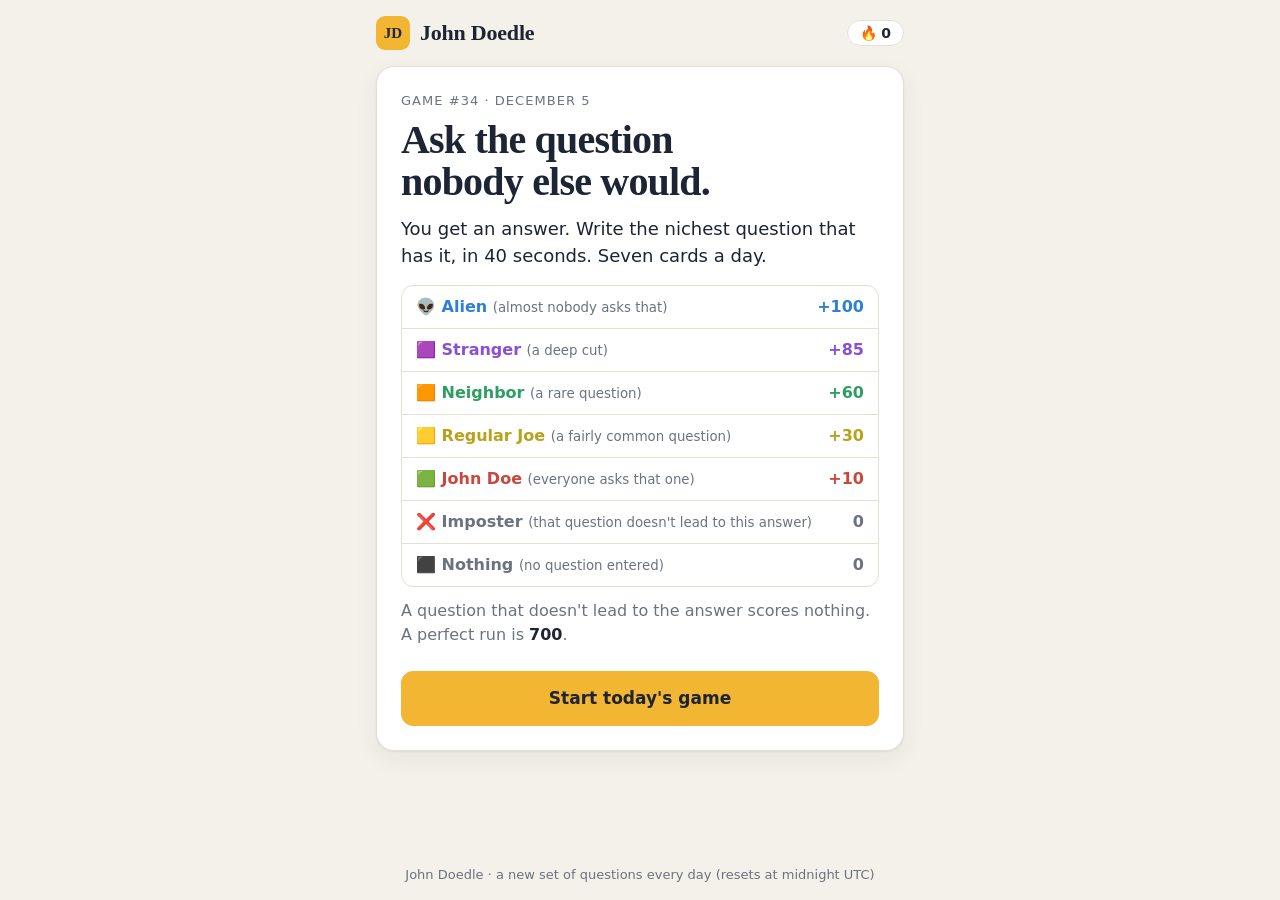
<file: index.html>
<!doctype html>
<html lang="en">
<head>
  <meta charset="utf-8">
  <meta name="viewport" content="width=device-width, initial-scale=1">
  <title>John Doedle</title>
  <meta name="description" content="A daily game of 7 questions. Give the most common answer to score the most.">
  <link rel="icon" href="favicon.svg" type="image/svg+xml">
  <link rel="stylesheet" href="styles.css">
</head>
<body>
  <header class="top">
    <a class="brand" href="./" aria-label="John Doedle home">
      <span class="brand-mark" aria-hidden="true">JD</span>
      <span class="brand-name">John Doedle</span>
    </a>
    <div class="chips">
      <span class="chip" id="streak-chip" title="Days in a row you've finished">🔥 <b id="streak">0</b></span>
    </div>
  </header>

  <main>
    <!-- INTRO -->
    <section id="intro" class="card" hidden>
      <p class="eyebrow" id="intro-day"></p>
      <h1>Ask the question<br>nobody else would.</h1>
      <p class="lead">You get an answer. Write the nichest question that has it, in 40 seconds. Seven cards a day.</p>
      <ul class="levels" id="levels" aria-label="Scoring levels"></ul>
      <p class="rules-note">A question that doesn't lead to the answer scores nothing. A perfect run is <b>700</b>.</p>
      <button class="btn primary" id="start">Start today's game</button>
    </section>

    <!-- PLAY -->
    <section id="play" class="card" hidden>
      <div class="meta">
        <span id="qnum">Card 1 of 7</span>
        <span id="running">0 pts</span>
      </div>
      <div class="timer" aria-hidden="true"><div class="timer-bar" id="timer-bar"></div></div>
      <div class="timer-text" id="timer-text" aria-live="off">25</div>
      <p class="eyebrow card-eyebrow">The answer is</p>
      <h2 id="prompt" class="answer-card"></h2>
      <p class="ask">Write the nichest question this is the answer to.</p>
      <form id="answer-form" autocomplete="off">
        <input id="answer" type="text" placeholder="Type your question..." maxlength="140" autocapitalize="sentences" autocorrect="on" spellcheck="true" aria-label="Your question">
        <button class="btn primary" type="submit" id="submit">Ask</button>
      </form>
      <p class="hint" id="answer-hint" role="alert" hidden>That's not a question. Try again before time runs out.</p>
      <p class="judging" id="judging" role="status" hidden>Judging your question...</p>
      <div id="feedback" class="feedback" hidden aria-live="polite">
        <div class="pts" id="fb-pts"></div>
        <div class="fb-level" id="fb-level"></div>
        <div class="fb-text" id="fb-text"></div>
        <button class="btn" id="next">Next</button>
      </div>
    </section>

    <!-- RESULTS -->
    <section id="results" class="card" hidden>
      <p class="eyebrow" id="res-day"></p>
      <div class="score"><span id="total">0</span><small>/ 700</small></div>
      <p class="verdict" id="verdict"></p>
      <ol class="breakdown" id="breakdown"></ol>
      <div class="actions">
        <button class="btn primary" id="share">Copy result</button>
        <span class="copied" id="copied" hidden>Copied!</span>
      </div>
      <p class="next-up">Next game in <b id="countdown">--:--:--</b></p>
    </section>

    <noscript><p class="card">John Doedle needs JavaScript to run.</p></noscript>
  </main>

  <footer>John Doedle · a new set of questions every day (resets at midnight UTC)</footer>
  <script type="module" src="game.js"></script>
</body>
</html>
</file>
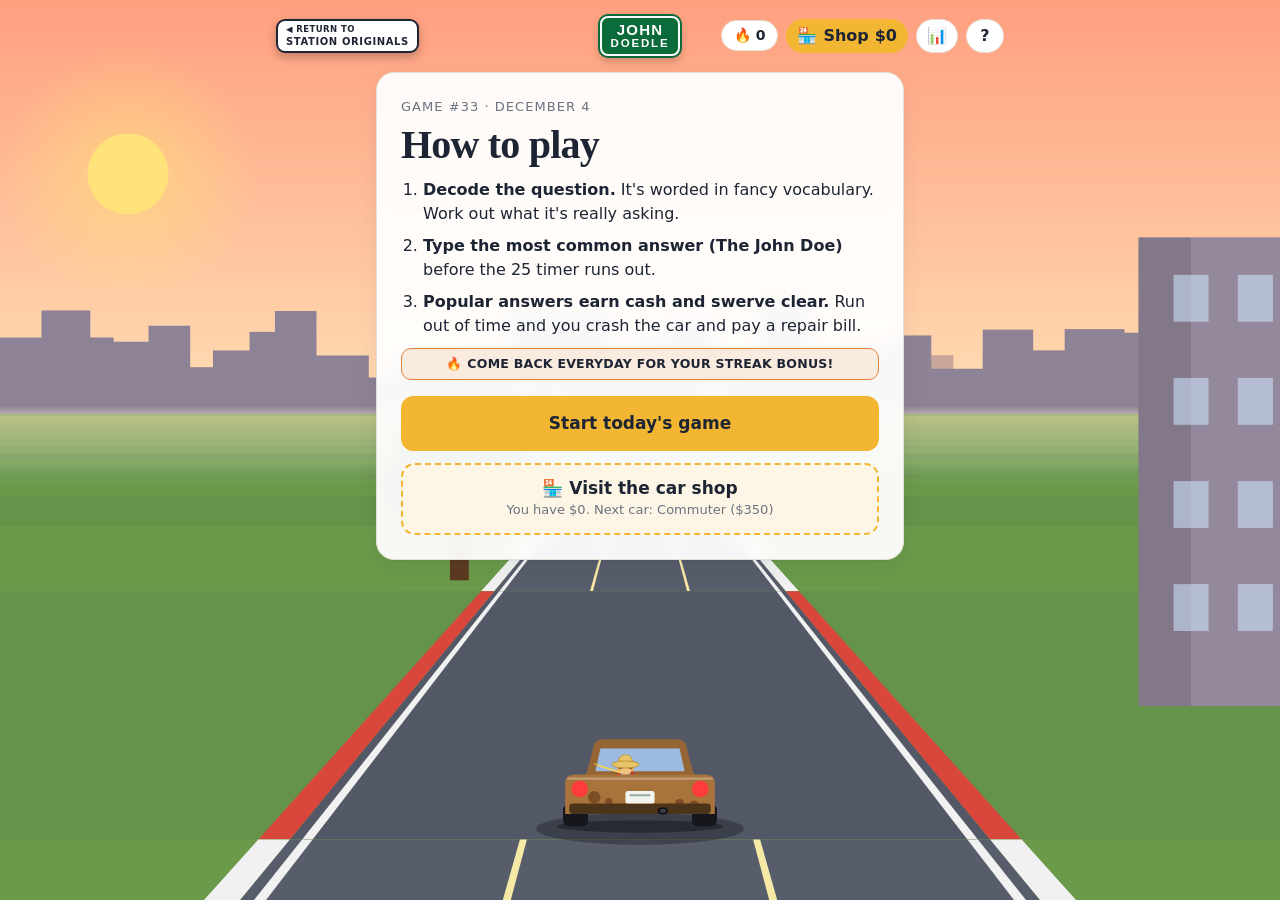
<file: public/index.html>
<!doctype html>
<html lang="en">
<head>
  <meta charset="utf-8">
  <meta name="viewport" content="width=device-width, initial-scale=1">
  <title>John Doedle</title>
  <meta name="description" content="A daily game of 7 questions. Decode a fancy-worded question and type the answer most people would give before the obstacle hits you. Earn cash and buy better cars.">
  <link rel="icon" href="favicon.svg" type="image/svg+xml">
  <link rel="apple-touch-icon" href="apple-touch-icon.png">
  <meta name="theme-color" content="#f2b632">
  <!-- Link previews (Open Graph / Twitter). Update the URLs below if you add a custom domain. -->
  <link rel="canonical" href="https://thedailystation.com/johndoedle/">
  <meta property="og:type" content="website">
  <meta property="og:site_name" content="John Doedle">
  <meta property="og:title" content="John Doedle: think like everyone else">
  <meta property="og:description" content="A daily game. You get a question, you type the answer most people would give. Answer before the obstacle hits you, earn cash, and buy better cars.">
  <meta property="og:url" content="https://thedailystation.com/johndoedle/">
  <meta property="og:image" content="https://thedailystation.com/johndoedle/og-image-v4.png">
  <meta property="og:image:width" content="1200">
  <meta property="og:image:height" content="630">
  <meta property="og:image:alt" content="A car driving down a road toward an obstacle, with an exit sign asking, in fancy vocabulary, for a fragrant bloom given as a gift">
  <meta name="twitter:card" content="summary_large_image">
  <meta name="twitter:title" content="John Doedle: think like everyone else">
  <meta name="twitter:description" content="A daily game. You get a question, you type the answer most people would give. Answer before the obstacle hits you, earn cash, and buy better cars.">
  <meta name="twitter:image" content="https://thedailystation.com/johndoedle/og-image-v4.png">
  <link rel="stylesheet" href="styles.css?v=__V__">
</head>
<body>
  <!-- Full-screen driving scene (drawn by scene.js). Decorative, so hidden from screen readers. -->
  <div class="scene" id="scene" aria-hidden="true"></div>

  <header class="top">
    <a class="ds-back" href="https://thedailystation.com/originals" aria-label="Back to Station Originals"><span aria-hidden="true">&#9664; RETURN TO</span><span aria-hidden="true">STATION ORIGINALS</span></a>
    <a class="brand" href="./" aria-label="John Doedle home">
      <span class="brand-sign" aria-hidden="true"><b>JOHN</b><b>DOEDLE</b></span>
    </a>
    <div class="chips">
      <span class="chip" id="streak-chip" title="Days in a row you've finished">🔥 <b id="streak">0</b></span>
      <button class="chip chip-btn wallet" id="wallet-btn" type="button" aria-label="Car shop. Your cash is shown on the button." title="Car shop: spend your cash"><span aria-hidden="true">&#127978;</span><span class="shop-word">Shop</span><b id="wallet">$0</b><i class="dot" id="shop-dot" hidden aria-hidden="true"></i></button>
      <button class="chip chip-btn" id="stats-btn" type="button" aria-label="Your stats" title="Your stats">&#128202;</button>
      <button class="chip chip-btn" id="help-btn" type="button" aria-label="How to play" title="How to play">?</button>
    </div>
  </header>

  <main>
    <p class="repair-tag" id="repair-tag" hidden>&#128295; Your car needs repairs</p>

    <!-- INTRO -->
    <section id="intro" class="card" hidden>
      <p class="eyebrow" id="intro-day"></p>
      <p class="reset-notice" id="reset-notice" hidden role="status"></p>
      <h1>How to play</h1>
      <ol class="steps htp">
        <li><b>Decode the question.</b> It's worded in fancy vocabulary. Work out what it's really asking.</li>
        <li><b>Type the most common answer (The John Doe)</b> before the <span id="htp-secs">25</span> timer runs out.</li>
        <li><b>Popular answers earn cash and swerve clear.</b> Run out of time and you crash the car and pay a repair bill.</li>
      </ol>
      <p class="streak-line">&#128293; COME BACK EVERYDAY FOR YOUR STREAK BONUS!</p>
      <section class="reward" id="reward" hidden aria-live="polite">
        <h2 id="reward-title">&#128293; Streak reward</h2>
        <div class="reward-items">
          <div class="reward-item"><span class="reward-ico" aria-hidden="true">&#128176;</span><b id="reward-pct">+10%</b><small>cash bonus on today's earnings</small></div>
          <div class="reward-item"><span class="reward-ico" aria-hidden="true">&#127873;</span><b>Mystery box</b><small id="reward-box-note">a random puzzle piece</small><button class="btn primary" type="button" id="reward-open">Open it</button></div>
        </div>
        <p class="reward-result" id="reward-result" role="status"></p>
      </section>
      <button class="btn primary" id="start">Start today's game</button>
      <button class="shop-cta" type="button" data-shop-cta><span class="shop-cta-t">&#127978; Visit the car shop</span><small class="shop-cta-s"></small></button>
    </section>

    <!-- PLAY -->
    <section id="play" class="card" hidden>
      <div class="meta">
        <span id="qnum">Question 1 of 7</span>
        <span id="running">$0 today</span>
      </div>
      <div class="timer" aria-hidden="true"><div class="timer-bar" id="timer-bar"></div></div>
      <div class="timer-text" id="timer-text" aria-live="off">25</div>
      <p class="eyebrow card-eyebrow">Next exit: the question is</p>
      <h2 id="prompt" class="answer-card"></h2>
      <p class="ask">Type the answer most people would give.</p>
      <form id="answer-form" autocomplete="off">
        <input id="answer" type="text" placeholder="Type your answer..." maxlength="40" autocapitalize="none" autocorrect="off" spellcheck="false" aria-label="Your answer">
        <button class="btn primary" type="submit" id="submit">Answer</button>
      </form>
      <p class="hint" id="answer-hint" role="alert" hidden>That's not an answer. Try again before time runs out.</p>
      <p class="judging" id="judging" role="status" hidden>Checking your answer...</p>
      <div id="feedback" class="feedback" hidden aria-live="polite">
        <div class="pts" id="fb-pts"></div>
        <div class="fb-level" id="fb-level"></div>
        <div class="fb-text" id="fb-text"></div>
        <div class="fb-plain" id="fb-plain"></div>
        <button class="btn" id="next">Next</button>
      </div>
    </section>

    <!-- RESULTS: two columns on a laptop (score + round by round on the left, actions on the right), one column on a phone -->
    <section id="results" class="results" hidden>
      <div class="res-grid">
        <div class="card res-score">
          <p class="eyebrow" id="res-day"></p>
          <div class="finale" id="finale" aria-live="polite">
            <button class="mute-btn" id="mute-btn" type="button" aria-label="Sound on or off" title="Sound on or off">&#128266;</button>
            <div class="finale-won">
              <small id="finale-label">You won</small>
              <div class="finale-amt" id="finale-amt"><span id="total">$0</span></div>
              <div class="finale-sub" id="finale-sub">of $700 possible</div>
              <div class="finale-pills" id="finale-pills"></div>
            </div>
            <div class="finale-car" id="finale-car" hidden>
              <div class="finale-car-svg" id="finale-car-svg"></div>
              <div class="finale-chart" id="finale-chart" aria-hidden="true"></div>
              <div class="finale-fx" id="finale-fx" aria-hidden="true"></div>
              <div class="finale-status" id="finale-status"></div>
            </div>
            <div class="finale-line finale-cost" id="finale-cost" hidden></div>
            <div class="finale-line finale-cost" id="finale-debt" hidden></div>
          </div>
          <p class="verdict after-part" id="verdict"></p>
        </div>
        <aside class="res-side">
          <div class="card res-actions after-part">
            <button class="btn primary big" id="share">Copy result</button>
            <span class="copied" id="copied" hidden>Copied!</span>
            <p class="next-up">Next game in <b id="countdown">--:--:--</b></p>
          </div>
          <button class="shop-cta after-part" type="button" data-shop-cta><span class="shop-cta-t">&#127978; Visit the car shop</span><small class="shop-cta-s"></small></button>
          <a class="card next-original after-part" href="https://thedailystation.com/big4dle/">
            <span class="no-k">Next Original</span>
            <span class="no-n">Big4dle</span>
            <span class="no-d">Hear the song. Name the team.</span>
            <span class="no-go" aria-hidden="true">&#8594;</span>
          </a>
          <div class="card res-streak after-part" id="res-streak"></div>
          <div class="card res-stats after-part" id="res-stats"></div>
        </aside>
        <div class="card res-board after-part" id="res-board"></div>
        <div class="card res-rounds after-part">
          <div class="res-head"><h2>Round by round</h2><span class="res-head-note">7 questions</span></div>
          <ol class="breakdown" id="breakdown"></ol>
        </div>
      </div>
    </section>

    <noscript><p class="card">John Doedle needs JavaScript to run.</p></noscript>
  </main>

  <!-- How to play -->
  <dialog id="help-dialog" class="modal" aria-labelledby="help-title">
    <div class="modal-body">
      <h2 id="help-title">How to play</h2>
      <ol class="steps">
        <li><b>You get a question</b> on an exit sign, worded in fancy vocabulary (<em>Cite a savory garnish customarily strewn atop a baked, saucy disc of cheesy dough</em> means a pizza topping). Decode it first. The plain version is shown after you answer. A farm animal wanders onto the road far ahead, and it gets closer as the clock runs down. It gets bigger with every question.</li>
        <li><b>Type the answer most people would give</b> before it reaches you. Typos are forgiven.</li>
        <li><b>Score anything and you swerve clear.</b> Only running out of time makes you crash into it: an answer that isn't one of the options just shakes off and you can keep trying. Every crash costs a repair bill that depends on your car's tier: $25 for the starter tier, then $50, $100, $200 and $500 for the top tier. When your run ends you watch your winnings roll in, then your car is repaired automatically and the bill comes out of your cash. If the bill is bigger than your cash, your cash goes negative and you owe it: pay it off within a week or your most valuable car is taken as collateral (never the starter car, and it doesn't matter which car you are driving) and your balance goes back to $0.</li>
        <li><b>The more popular your answer, the more cash you earn.</b> Only the #1 answer (<em>pepperoni</em>) is a John Doe: $100. The next 3 are Average Joes ($85), the next 5 Neighbors ($60), the next 10 Strangers ($30). Every other answer on the list is an Alien: $10.</li>
        <li><b>Your cash adds up every day.</b> Spend it in the <b>Shop</b> (top right) on better cars. Cars are sorted by answer level: cheap starters are Aliens, and the absurd Midnight Monster Tractor is a John Doe.</li>
        <li><b>Every car boosts your winnings.</b> The car you have equipped adds a bonus to your total at the end of each round, from +1% for the first car up to +20,000% for the Big Green Tractor. The Midnight Monster Tractor gives no bonus: own it, finish 10 perfect games (7 out of 7 John Does) and you can reset to a new planet, keeping only the planet. Each planet adds +25% to all your winnings for good.</li>
        <li><b>Keep a streak.</b> Play two or more days in a row and each day starts with a cash bonus for that day's earnings (it grows every day, up to +50%) and a mystery box. A box holds a puzzle piece for one level of cars; collect enough pieces for a car and it's yours for free. Pricier levels have rarer pieces.</li>
      </ol>
      <p class="modal-note">Seven questions a day, with a new set at midnight Eastern time. A perfect day is $700.</p>
      <form method="dialog"><button class="btn primary" id="help-ok">Got it</button></form>
    </div>
  </dialog>

  <!-- Stats (built from this browser's saved games) -->
  <dialog id="stats-dialog" class="modal" aria-labelledby="stats-title">
    <div class="modal-body">
      <h2 id="stats-title">Your stats</h2>
      <div id="stats-content"></div>
      <p class="modal-note">Saved in this browser only.</p>
      <form method="dialog"><button class="btn">Close</button></form>
    </div>
  </dialog>

  <!-- Shop: spend your cash on cars -->
  <dialog id="shop-dialog" class="modal" aria-labelledby="shop-title">
    <div class="modal-body">
      <h2 id="shop-title">Car shop</h2>
      <p class="shop-wallet">Your cash: <b id="shop-balance">$0</b></p>
      <div class="shop-pieces" id="shop-pieces"></div>
      <p class="shop-msg" id="shop-msg" role="status" aria-live="polite"></p>
      <div id="shop-list"></div>
      <p class="modal-note">Buy a car with cash, or put puzzle pieces of its level toward it. Cash and pieces are saved in this browser.</p>
      <form method="dialog"><button class="btn">Close</button></form>
    </div>
  </dialog>

  <!-- Debt: the one-time warning, and the "thank you for your donation" notice when a car is taken -->
  <dialog id="debt-dialog" class="modal" aria-labelledby="debt-title">
    <div class="modal-body debt-body">
      <div class="debt-face" id="debt-face" aria-hidden="true">&#128512;</div>
      <h2 id="debt-title"></h2>
      <p id="debt-body"></p>
      <form method="dialog"><button class="btn primary">OK</button></form>
    </div>
  </dialog>

  <!-- Browsers keep script files for hours, which can mix an old game.js with new files and leave the page blank.
       The Worker replaces __V__ with the id of the current deployment, so every deploy makes every browser fetch fresh copies. -->
  <script type="importmap">
{
  "imports": {
    "./animals.js": "./animals.js?v=__V__",
    "./cars.js": "./cars.js?v=__V__",
    "./scene.js": "./scene.js?v=__V__",
    "./lib/bank.js": "./lib/bank.js?v=__V__",
    "./lib/daily-questions.js": "./lib/daily-questions.js?v=__V__",
    "./lib/fancy.js": "./lib/fancy.js?v=__V__",
    "./lib/planets.js": "./lib/planets.js?v=__V__",
    "./lib/questions.js": "./lib/questions.js?v=__V__",
    "./lib/questions2.js": "./lib/questions2.js?v=__V__",
    "./lib/rules.js": "./lib/rules.js?v=__V__",
    "./lib/schedule.js": "./lib/schedule.js?v=__V__",
    "./lib/scoring.js": "./lib/scoring.js?v=__V__",
    "./lib/standing.js": "./lib/standing.js?v=__V__",
    "./lib/text.js": "./lib/text.js?v=__V__"
  }
}
  </script>
  <script type="module" src="game.js?v=__V__"></script>
</body>
</html>
</file>
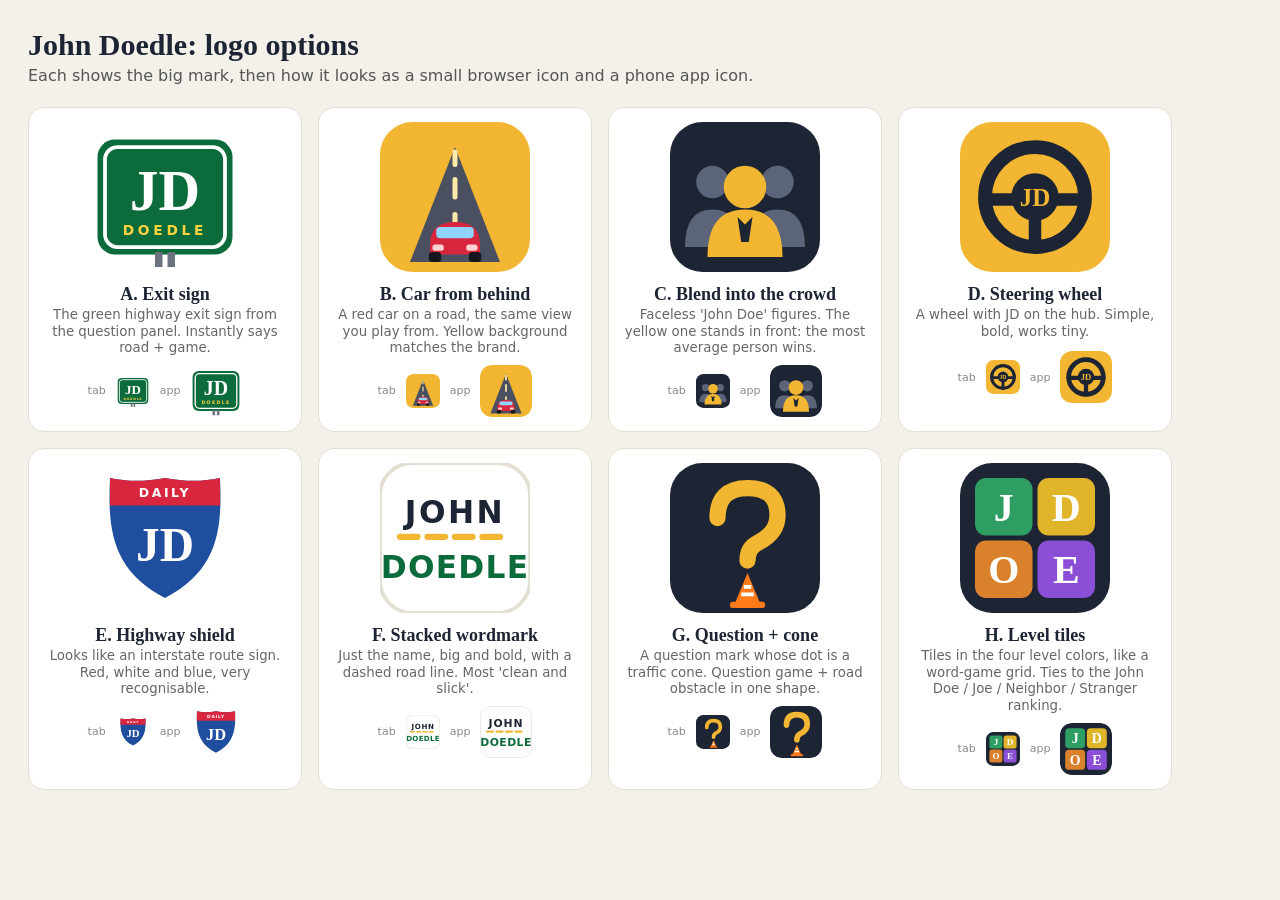
<file: logo-options/sheet.html>
<!doctype html><meta charset="utf-8"><title>Logo options</title>
<style>
body{margin:0;padding:28px;background:#f4f1ea;font:16px system-ui,sans-serif;color:#1d2433;width:1144px}
h1{margin:0 0 4px;font:800 30px Georgia,serif} p.sub{margin:0 0 22px;color:#555}
.grid{display:grid;grid-template-columns:repeat(4,1fr);gap:16px}
.card{background:#fff;border:1px solid #e4dfd3;border-radius:16px;padding:14px;text-align:center}
.card b{display:block;font:800 18px Georgia,serif;margin:8px 0 2px}.card small{color:#666;display:block;min-height:36px;line-height:1.25}
.big svg{width:150px;height:150px}.row{display:flex;gap:10px;align-items:center;justify-content:center;margin-top:8px}
.row svg{width:34px;height:34px}.ic{width:52px;height:52px;border-radius:12px;overflow:hidden}.ic svg{width:52px;height:52px}
.tag{font-size:11px;color:#888}
</style>
<h1>John Doedle: logo options</h1><p class="sub">Each shows the big mark, then how it looks as a small browser icon and a phone app icon.</p>
<div class="grid" id="g"></div>
<script>
const logos = {
A:{n:"Exit sign",d:"The green highway exit sign from the question panel. Instantly says road + game.",svg:`<rect x="6" y="14" width="108" height="92" rx="14" fill="#0b6b3a"/><rect x="12" y="20" width="96" height="80" rx="10" fill="none" stroke="#fff" stroke-width="3"/><text x="60" y="70" text-anchor="middle" font-family="Georgia,serif" font-weight="900" font-size="46" fill="#fff">JD</text><text x="60" y="90" text-anchor="middle" font-family="system-ui,sans-serif" font-weight="800" font-size="11" letter-spacing="3" fill="#ffd23f">DOEDLE</text><rect x="52" y="104" width="6" height="12" fill="#6b7280"/><rect x="62" y="104" width="6" height="12" fill="#6b7280"/>`},
B:{n:"Car from behind",d:"A red car on a road, the same view you play from. Yellow background matches the brand.",svg:`<rect width="120" height="120" rx="26" fill="#f2b632"/><path d="M60 20 L96 112 H24 Z" fill="#4a5060"/><path d="M60 24 V34 M60 46 V60 M60 74 V92" stroke="#fde9a8" stroke-width="4" stroke-linecap="round"/><path d="M40 98 q0-18 20-18 t20 18 v8 h-40z" fill="#d7263d"/><rect x="45" y="84" width="30" height="9" rx="3" fill="#8fd3ff"/><rect x="42" y="98" width="9" height="5" rx="2" fill="#ffd2d2"/><rect x="69" y="98" width="9" height="5" rx="2" fill="#ffd2d2"/><rect x="39" y="104" width="10" height="8" rx="3" fill="#14161c"/><rect x="71" y="104" width="10" height="8" rx="3" fill="#14161c"/>`},
C:{n:"Blend into the crowd",d:"Faceless 'John Doe' figures. The yellow one stands in front: the most average person wins.",svg:`<rect width="120" height="120" rx="26" fill="#1d2433"/><g fill="#5b6478"><circle cx="34" cy="48" r="13"/><path d="M12 100 q0-30 22-30 t22 30 z"/><circle cx="86" cy="48" r="13"/><path d="M64 100 q0-30 22-30 t22 30 z"/></g><circle cx="60" cy="52" r="17" fill="#f2b632"/><path d="M30 108 q0-38 30-38 t30 38 z" fill="#f2b632"/><path d="M54 76 l6 6 6-6 -3 20 h-6z" fill="#1d2433"/>`},
D:{n:"Steering wheel",d:"A wheel with JD on the hub. Simple, bold, works tiny.",svg:`<rect width="120" height="120" rx="26" fill="#f2b632"/><circle cx="60" cy="60" r="40" fill="none" stroke="#1d2433" stroke-width="11"/><path d="M20 62 H46 M74 62 H100 M60 74 V100" stroke="#1d2433" stroke-width="10" stroke-linecap="round"/><circle cx="60" cy="60" r="19" fill="#1d2433"/><text x="60" y="67" text-anchor="middle" font-family="Georgia,serif" font-weight="900" font-size="20" fill="#f2b632">JD</text>`},
E:{n:"Highway shield",d:"Looks like an interstate route sign. Red, white and blue, very recognisable.",svg:`<path d="M60 6 C78 10 92 10 110 6 C112 54 108 90 60 114 C12 90 8 54 10 6 C28 10 42 10 60 6Z" fill="#fff"/><path d="M60 12 C76 15 90 15 104 12 C106 54 102 86 60 108 C18 86 14 54 16 12 C30 15 44 15 60 12Z" fill="#1f4e9e"/><path d="M16 12 C30 15 44 15 60 12 C76 15 90 15 104 12 L104 34 L16 34Z" fill="#d7263d"/><text x="60" y="78" text-anchor="middle" font-family="Georgia,serif" font-weight="900" font-size="38" fill="#fff">JD</text><text x="60" y="27" text-anchor="middle" font-family="system-ui,sans-serif" font-weight="800" font-size="10" letter-spacing="2" fill="#fff">DAILY</text>`},
F:{n:"Stacked wordmark",d:"Just the name, big and bold, with a dashed road line. Most 'clean and slick'.",svg:`<rect width="120" height="120" rx="26" fill="#fff" stroke="#e4dfd3" stroke-width="3"/><text x="60" y="48" text-anchor="middle" font-family="system-ui,sans-serif" font-weight="900" font-size="25" letter-spacing="2" fill="#1d2433">JOHN</text><path d="M16 59 H104" stroke="#f2b632" stroke-width="5" stroke-dasharray="14 8" stroke-linecap="round"/><text x="60" y="92" text-anchor="middle" font-family="system-ui,sans-serif" font-weight="900" font-size="25" letter-spacing="1" fill="#0b6b3a">DOEDLE</text>`},
G:{n:"Question + cone",d:"A question mark whose dot is a traffic cone. Question game + road obstacle in one shape.",svg:`<rect width="120" height="120" rx="26" fill="#1d2433"/><path d="M38 44 Q38 20 62 20 Q86 20 86 42 Q86 56 70 64 Q62 68 62 78" fill="none" stroke="#f2b632" stroke-width="13" stroke-linecap="round"/><path d="M62 88 L72 112 H52 Z" fill="#ff7a1a"/><path d="M59 99 H65 M57 105 H67" stroke="#fff" stroke-width="3"/><rect x="48" y="111" width="28" height="5" rx="2" fill="#ff7a1a"/>`},
H:{n:"Level tiles",d:"Tiles in the four level colors, like a word-game grid. Ties to the John Doe / Joe / Neighbor / Stranger ranking.",svg:`<rect width="120" height="120" rx="26" fill="#1d2433"/><g font-family="Georgia,serif" font-weight="900" font-size="32" fill="#fff" text-anchor="middle"><rect x="12" y="12" width="46" height="46" rx="9" fill="#2f9e63"/><text x="35" y="46">J</text><rect x="62" y="12" width="46" height="46" rx="9" fill="#e0b52a"/><text x="85" y="46">D</text><rect x="12" y="62" width="46" height="46" rx="9" fill="#d9822b"/><text x="35" y="96">O</text><rect x="62" y="62" width="46" height="46" rx="9" fill="#8a4fd6"/><text x="85" y="96">E</text></g>`},
};
const g=document.getElementById("g");
for(const [k,v] of Object.entries(logos)){
  const s=(c)=>`<svg viewBox="0 0 120 120">${v.svg}</svg>`;
  g.insertAdjacentHTML("beforeend",`<div class="card"><div class="big">${s()}</div><b>${k}. ${v.n}</b><small>${v.d}</small><div class="row"><span class="tag">tab</span>${s()}<span class="tag">app</span><div class="ic">${s()}</div></div></div>`);
}
</script>
</file>
<file: styles.css>
:root {
  --bg: #f4f1ea;
  --card: #ffffff;
  --ink: #1d2433;
  --muted: #6b7280;
  --line: #e4dfd3;
  --accent: #f2b632;
  --accent-ink: #1d2433;
  --good: #2f9e63;
  --warn: #d9822b;
  --bad: #c9473f;
  --l-alien: #2f7fd6;
  --l-stranger: #8a4fd6;
  --l-neighbor: #2f9e63;
  --l-joe: #b8a21a;
  --l-johndoe: #c9473f;
  --l-imposter: #6b7280;
  --l-nothing: #6b7280;
  --shadow: 0 1px 2px rgba(29, 36, 51, .06), 0 8px 24px rgba(29, 36, 51, .06);
}
@media (prefers-color-scheme: dark) {
  :root {
    --bg: #12151d;
    --card: #1b202c;
    --ink: #f1eee6;
    --muted: #9aa3b2;
    --line: #2a3142;
    --shadow: none;
  }
}
* { box-sizing: border-box; }
html { -webkit-text-size-adjust: 100%; }
body {
  margin: 0;
  background: var(--bg);
  color: var(--ink);
  font: 16px/1.5 system-ui, -apple-system, "Segoe UI", Roboto, sans-serif;
  min-height: 100vh;
  display: flex;
  flex-direction: column;
}
[hidden] { display: none !important; }

.top {
  display: flex; align-items: center; justify-content: space-between;
  width: 100%; max-width: 560px; margin: 0 auto; padding: 16px;
}
.brand { display: flex; align-items: center; gap: 10px; color: inherit; text-decoration: none; }
.brand-mark {
  display: grid; place-items: center; width: 34px; height: 34px; border-radius: 9px;
  background: var(--accent); color: var(--accent-ink); font: 700 15px Georgia, serif;
}
.brand-name { font: 700 22px Georgia, "Times New Roman", serif; letter-spacing: -.01em; }
.chip { background: var(--card); border: 1px solid var(--line); padding: 4px 12px; border-radius: 999px; font-size: 14px; }

main { width: 100%; max-width: 560px; margin: 0 auto; padding: 0 16px 32px; flex: 1; }
.card { background: var(--card); border: 1px solid var(--line); border-radius: 18px; padding: 24px; box-shadow: var(--shadow); }
.eyebrow { margin: 0 0 8px; font-size: 13px; text-transform: uppercase; letter-spacing: .08em; color: var(--muted); }
h1 { margin: 0 0 12px; font: 700 40px/1.05 Georgia, "Times New Roman", serif; letter-spacing: -.02em; }
h2 { margin: 8px 0 20px; font: 700 26px/1.2 Georgia, "Times New Roman", serif; }
.lead { margin: 0 0 16px; font-size: 18px; }
.rules { margin: 0 0 24px; padding-left: 20px; color: var(--muted); }
.rules li { margin: 4px 0; }
.rules b { color: var(--ink); }

.btn {
  font: inherit; font-weight: 600; cursor: pointer; padding: 12px 20px; border-radius: 12px;
  border: 1px solid var(--line); background: var(--card); color: var(--ink);
}
.btn.primary { background: var(--accent); border-color: var(--accent); color: var(--accent-ink); }
.btn:hover { filter: brightness(.96); }
.btn:focus-visible, input:focus-visible { outline: 3px solid color-mix(in srgb, var(--accent) 60%, transparent); outline-offset: 2px; }
#intro .btn { width: 100%; padding: 14px; font-size: 17px; }

.meta { display: flex; justify-content: space-between; color: var(--muted); font-size: 14px; }
.timer { height: 8px; background: var(--line); border-radius: 99px; overflow: hidden; margin-top: 12px; }
.timer-bar { height: 100%; width: 100%; background: var(--good); transform-origin: left; transition: background .3s; }
.timer-bar.low { background: var(--warn); }
.timer-bar.critical { background: var(--bad); }
.timer-text { text-align: right; font-variant-numeric: tabular-nums; font-size: 14px; color: var(--muted); margin-top: 4px; }

#answer-form { display: flex; gap: 8px; }
#answer-form input {
  flex: 1; min-width: 0; font: inherit; font-size: 18px; padding: 12px 14px; border-radius: 12px;
  border: 2px solid var(--line); background: var(--bg); color: var(--ink);
}
#answer-form input:focus { border-color: var(--accent); outline: none; }

.hint { margin: 8px 0 0; color: var(--bad); font-size: 14px; }
#answer-form input[aria-invalid="true"] { border-color: var(--bad); }
.shake { animation: shake .4s; }
@keyframes shake {
  10%, 90% { transform: translateX(-2px); }
  20%, 80% { transform: translateX(4px); }
  30%, 50%, 70% { transform: translateX(-7px); }
  40%, 60% { transform: translateX(7px); }
}
.feedback { margin-top: 20px; padding: 16px; border-radius: 14px; background: var(--bg); border: 1px solid var(--line); text-align: center; }
.feedback .pts { font: 700 44px/1 Georgia, serif; }
.feedback .fb-text { margin: 6px 0 14px; color: var(--muted); }
.fb-level { margin-top: 4px; font-weight: 700; }
.lvl-alien { color: var(--l-alien); }
.lvl-stranger { color: var(--l-stranger); }
.lvl-neighbor { color: var(--l-neighbor); }
.lvl-joe { color: var(--l-joe); }
.lvl-johndoe { color: var(--l-johndoe); }
.lvl-imposter { color: var(--l-imposter); }
.lvl-nothing { color: var(--l-nothing); }
.levels { list-style: none; margin: 0 0 12px; padding: 0; border: 1px solid var(--line); border-radius: 12px; overflow: hidden; }
.levels li { display: flex; justify-content: space-between; gap: 16px; align-items: baseline; padding: 9px 14px; border-top: 1px solid var(--line); font-weight: 600; }
.levels li:first-child { border-top: 0; }
.levels small { font-weight: 400; color: var(--muted); }
.levels b { font-variant-numeric: tabular-nums; white-space: nowrap; }
.rules-note { margin: 0 0 24px; color: var(--muted); }
.rules-note b { color: var(--ink); }

.score { font: 700 72px/1 Georgia, serif; }
.score small { font: 400 20px system-ui, sans-serif; color: var(--muted); margin-left: 8px; }
.verdict { margin: 4px 0 20px; font-size: 18px; }
.breakdown { list-style: none; margin: 0 0 20px; padding: 0; display: grid; gap: 10px; }
.breakdown li { border: 1px solid var(--line); border-radius: 12px; padding: 12px 14px; }
.row-top { display: flex; justify-content: space-between; gap: 12px; align-items: baseline; }
.row-q { font-weight: 600; }
.row-pts { font-weight: 700; font-variant-numeric: tabular-nums; white-space: nowrap; }
.row-you { color: var(--muted); font-size: 14px; margin-top: 2px; }
.row-top3 { color: var(--muted); font-size: 13px; margin-top: 6px; }

.actions { display: flex; align-items: center; gap: 12px; }
.copied { color: var(--good); font-weight: 600; }
.next-up { margin: 20px 0 0; color: var(--muted); font-size: 14px; }
.next-up b { color: var(--ink); font-variant-numeric: tabular-nums; }

footer { text-align: center; color: var(--muted); font-size: 13px; padding: 16px; }

@media (max-width: 420px) {
  h1 { font-size: 34px; }
  #answer-form { flex-direction: column; }
}
@media (prefers-reduced-motion: reduce) { .timer-bar { transition: none; } .shake { animation: none; } }

.card-eyebrow { margin: 16px 0 0; }
.answer-card { margin: 4px 0 6px; font-size: 38px; line-height: 1.1; }
.ask { margin: 0 0 16px; color: var(--muted); }
.judging { margin: 12px 0 0; text-align: center; color: var(--muted); }
#answer-form { flex-wrap: wrap; }
@media (min-width: 421px) { #answer-form input { flex: 1 1 260px; } }
</file>
<file: public/styles.css>
:root {
  --bg: #f4f1ea;
  --card: #ffffff;
  --ink: #1d2433;
  --muted: #6b7280;
  --line: #e4dfd3;
  --accent: #f2b632;
  --accent-ink: #1d2433;
  --good: #2f9e63;
  --warn: #d9822b;
  --bad: #c9473f;
  --l-alien: #2f7fd6;
  --l-stranger: #8a4fd6;
  --l-neighbor: #d9822b;
  --l-joe: #b8a21a;
  --l-johndoe: #2f9e63;
  --l-imposter: #6b7280;
  --l-nothing: #6b7280;
  --shadow: 0 1px 2px rgba(29, 36, 51, .06), 0 8px 24px rgba(29, 36, 51, .06);
}
@media (prefers-color-scheme: dark) {
  :root {
    --bg: #12151d;
    --card: #1b202c;
    --ink: #f1eee6;
    --muted: #9aa3b2;
    --line: #2a3142;
    --shadow: none;
  }
}
* { box-sizing: border-box; }
html { -webkit-text-size-adjust: 100%; }
body {
  margin: 0;
  background: var(--bg);
  color: var(--ink);
  font: 16px/1.5 system-ui, -apple-system, "Segoe UI", Roboto, sans-serif;
  min-height: 100vh;
  display: flex;
  flex-direction: column;
}
[hidden] { display: none !important; }

.top {
  display: flex; align-items: center; justify-content: space-between;
  width: 100%; max-width: 560px; margin: 0 auto; padding: 16px;
}
.brand { display: flex; align-items: center; gap: 10px; color: inherit; text-decoration: none; }
.brand-mark {
  display: grid; place-items: center; width: 34px; height: 34px; border-radius: 9px;
  background: var(--accent); color: var(--accent-ink); font: 700 15px Georgia, serif;
}
.brand-name { font: 700 22px Georgia, "Times New Roman", serif; letter-spacing: -.01em; }
.chip { background: var(--card); border: 1px solid var(--line); padding: 4px 12px; border-radius: 999px; font-size: 14px; }

main { width: 100%; max-width: 560px; margin: 0 auto; padding: 0 16px 32px; flex: 1; }
.card { background: var(--card); border: 1px solid var(--line); border-radius: 18px; padding: 24px; box-shadow: var(--shadow); }
.eyebrow { margin: 0 0 8px; font-size: 13px; text-transform: uppercase; letter-spacing: .08em; color: var(--muted); }
h1 { margin: 0 0 12px; font: 700 40px/1.05 Georgia, "Times New Roman", serif; letter-spacing: -.02em; }
h2 { margin: 8px 0 20px; font: 700 26px/1.2 Georgia, "Times New Roman", serif; }
.lead { margin: 0 0 16px; font-size: 18px; }
.rules { margin: 0 0 24px; padding-left: 20px; color: var(--muted); }
.rules li { margin: 4px 0; }
.rules b { color: var(--ink); }

.btn {
  font: inherit; font-weight: 600; cursor: pointer; padding: 12px 20px; border-radius: 12px;
  border: 1px solid var(--line); background: var(--card); color: var(--ink);
}
.btn.primary { background: var(--accent); border-color: var(--accent); color: var(--accent-ink); }
.btn:hover { filter: brightness(.96); }
.btn:focus-visible, input:focus-visible { outline: 3px solid color-mix(in srgb, var(--accent) 60%, transparent); outline-offset: 2px; }
#intro .btn { width: 100%; padding: 14px; font-size: 17px; }

.meta { display: flex; justify-content: space-between; color: var(--muted); font-size: 14px; }
.timer { height: 8px; background: var(--line); border-radius: 99px; overflow: hidden; margin-top: 12px; }
.timer-bar { height: 100%; width: 100%; background: var(--good); transform-origin: left; transition: background .3s; }
.timer-bar.low { background: var(--warn); }
.timer-bar.critical { background: var(--bad); }
.timer-text { text-align: right; font-variant-numeric: tabular-nums; font-size: 14px; color: var(--muted); margin-top: 4px; }

#answer-form { display: flex; gap: 8px; }
#answer-form input {
  flex: 1; min-width: 0; font: inherit; font-size: 18px; padding: 12px 14px; border-radius: 12px;
  border: 2px solid var(--line); background: var(--bg); color: var(--ink);
}
#answer-form input:focus { border-color: var(--accent); outline: none; }

.hint { margin: 8px 0 0; color: var(--bad); font-size: 14px; }
#answer-form input[aria-invalid="true"] { border-color: var(--bad); }
.shake { animation: shake .4s; }
@keyframes shake {
  10%, 90% { transform: translateX(-2px); }
  20%, 80% { transform: translateX(4px); }
  30%, 50%, 70% { transform: translateX(-7px); }
  40%, 60% { transform: translateX(7px); }
}
.feedback { margin-top: 20px; padding: 16px; border-radius: 14px; background: var(--bg); border: 1px solid var(--line); text-align: center; }
.feedback .pts { font: 700 44px/1 Georgia, serif; }
.feedback .fb-text { margin: 6px 0 14px; color: var(--muted); }
.fb-level { margin-top: 4px; font-weight: 700; }
.lvl-alien { color: var(--l-alien); }
.lvl-stranger { color: var(--l-stranger); }
.lvl-neighbor { color: var(--l-neighbor); }
.lvl-joe { color: var(--l-joe); }
.lvl-johndoe { color: var(--l-johndoe); }
.lvl-imposter { color: var(--l-imposter); }
.lvl-nothing { color: var(--l-nothing); }
.levels { list-style: none; margin: 0 0 12px; padding: 0; border: 1px solid var(--line); border-radius: 12px; overflow: hidden; }
.levels li { display: flex; justify-content: space-between; gap: 16px; align-items: baseline; padding: 9px 14px; border-top: 1px solid var(--line); font-weight: 600; }
.levels li:first-child { border-top: 0; }
.levels small { font-weight: 400; color: var(--muted); }
.levels b { font-variant-numeric: tabular-nums; white-space: nowrap; }
.rules-note { margin: 0 0 24px; color: var(--muted); }
.rules-note b { color: var(--ink); }

.score { font: 700 72px/1 Georgia, serif; }
.score small { font: 400 20px system-ui, sans-serif; color: var(--muted); margin-left: 8px; }
.verdict { margin: 4px 0 20px; font-size: 18px; }
.breakdown { list-style: none; margin: 0 0 20px; padding: 0; display: grid; gap: 10px; }
.breakdown li { border: 1px solid var(--line); border-radius: 12px; padding: 12px 14px; }
.row-top { display: flex; justify-content: space-between; gap: 12px; align-items: baseline; }
.row-q { font-weight: 600; }
.row-plain { color: var(--muted); font-size: 12.5px; font-style: italic; margin-top: 3px; line-height: 1.3; }
.row-pts { font-weight: 700; font-variant-numeric: tabular-nums; white-space: nowrap; }
.row-you { color: var(--muted); font-size: 14px; margin-top: 2px; }
.row-top3 { color: var(--muted); font-size: 13px; margin-top: 6px; }

.actions { display: flex; align-items: center; gap: 12px; }
.copied { color: var(--good); font-weight: 600; }
.next-up { margin: 20px 0 0; color: var(--muted); font-size: 14px; }
.next-up b { color: var(--ink); font-variant-numeric: tabular-nums; }

footer { text-align: center; color: var(--muted); font-size: 13px; padding: 16px; }

@media (max-width: 420px) {
  h1 { font-size: 34px; }
  /* keep the Ask button beside the input so it stays visible above the on-screen keyboard */
  #answer-form { flex-wrap: nowrap; }
  #answer-form input { flex: 1 1 0; min-width: 0; padding: 12px; }
  #answer-form .btn { padding: 12px 16px; flex: none; }
}
@media (prefers-reduced-motion: reduce) { .timer-bar { transition: none; } .shake { animation: none; } }

.card-eyebrow { margin: 16px 0 0; }
.answer-card { margin: 4px 0 6px; font-size: 38px; line-height: 1.1; }
.ask { margin: 0 0 16px; color: var(--muted); }
.judging { margin: 12px 0 0; text-align: center; color: var(--muted); }
#answer-form { flex-wrap: wrap; }
@media (min-width: 421px) { #answer-form input { flex: 1 1 260px; } }

/* ===== driving scene: a full-screen canvas behind everything (drawn by scene.js) ===== */
html { background: #7cc2ff; }
body { background: transparent; }
.scene { position: fixed; inset: 0; z-index: 0; overflow: hidden; pointer-events: none; background: #7cc2ff; }
.scene canvas { display: block; }
/* game panels float over the scene */
.card { background: color-mix(in srgb, var(--card) 94%, transparent); -webkit-backdrop-filter: blur(8px); backdrop-filter: blur(8px); }
.top, main { position: relative; z-index: 1; }
.brand { padding: 5px 12px 5px 5px; border-radius: 14px; background: color-mix(in srgb, var(--card) 90%, transparent); -webkit-backdrop-filter: blur(8px); backdrop-filter: blur(8px); }
main { padding-bottom: 24px; }

@keyframes blink { 50% { opacity: .25; } }
@keyframes pop { 0% { opacity: 0; transform: translateY(10px) scale(.8); } 20% { opacity: 1; transform: translateY(0) scale(1.15); } 100% { opacity: 0; transform: translateY(-22px); } }
.fuel-note { margin: -8px 0 18px; color: var(--muted); }

/* ===== highway exit sign for the answer ===== */
.answer-card { display: inline-block; max-width: 100%; margin: 6px 0 8px; padding: 10px 22px; background: #0b6b3a; color: #fff; border: 3px solid #fff; border-radius: 10px; box-shadow: 0 0 0 3px #0b6b3a, 0 6px 14px rgba(0, 0, 0, .25); font: 800 28px/1.15 system-ui, -apple-system, "Segoe UI", sans-serif; letter-spacing: .01em; overflow-wrap: anywhere; }

@media (max-width: 420px) {
  .answer-card { font-size: 24px; padding: 9px 16px; }
}
@media (prefers-reduced-motion: reduce) {
  .scene *, .scene *::before, .scene *::after { animation: none !important; transition: none !important; }
}

/* ===== header buttons, dialogs, stats ===== */
.chips { display: flex; align-items: center; gap: 8px; }
.chip-btn { font: inherit; font-weight: 700; color: var(--ink); cursor: pointer; min-width: 38px; min-height: 34px; padding: 4px 10px; }
.chip-btn:hover { filter: brightness(.95); }
.chip-btn:disabled { opacity: .4; cursor: not-allowed; }
.chip-btn:focus-visible { outline: 3px solid color-mix(in srgb, var(--accent) 60%, transparent); outline-offset: 2px; }
.modal { width: calc(100% - 24px); max-width: 520px; padding: 0; border: 1px solid var(--line); border-radius: 18px; background: var(--card); color: var(--ink); box-shadow: 0 24px 60px rgba(0, 0, 0, .35); }
.modal::backdrop { background: rgba(10, 14, 28, .6); }
.modal-body { padding: 22px; max-height: min(82vh, 640px); overflow-y: auto; }
.modal h2 { margin: 0 0 14px; font: 700 26px Georgia, "Times New Roman", serif; }
.modal h3 { margin: 18px 0 8px; font: 700 15px system-ui, sans-serif; text-transform: uppercase; letter-spacing: .06em; color: var(--muted); }
.modal form { margin-top: 16px; }
.modal .btn { width: 100%; padding: 13px; }
.modal-note { margin: 12px 0 0; color: var(--muted); font-size: 14px; }
.steps { margin: 0; padding-left: 22px; }
.steps li { margin: 0 0 12px; }
.stats-empty { margin: 0; color: var(--muted); }
.stat-tiles { display: grid; grid-template-columns: repeat(4, 1fr); gap: 8px; }
.stat-tile { display: flex; flex-direction: column; gap: 2px; padding: 10px 6px; text-align: center; background: var(--bg); border: 1px solid var(--line); border-radius: 12px; }
.stat-tile b { font: 700 20px Georgia, serif; line-height: 1.2; overflow-wrap: anywhere; }
.stat-tile span { color: var(--muted); font-size: 12px; }
.stat-bars { display: flex; align-items: flex-end; gap: 4px; height: 110px; padding: 6px 0 0; }
.stat-bar { flex: 1; min-width: 0; height: 100%; display: flex; flex-direction: column; justify-content: flex-end; align-items: center; gap: 3px; }
.stat-bar i { display: block; width: 100%; max-width: 26px; border-radius: 5px 5px 2px 2px; background: var(--accent); }
.stat-bar small { color: var(--muted); font-size: 10px; font-variant-numeric: tabular-nums; }
.stat-dist { list-style: none; margin: 0; padding: 0; display: grid; gap: 7px; }
.stat-dist li { display: grid; grid-template-columns: 138px 1fr 28px; gap: 8px; align-items: center; font-size: 14px; }
.stat-dist li > span { font-weight: 600; white-space: nowrap; }
.stat-dist em { font-style: normal; text-align: right; color: var(--muted); font-variant-numeric: tabular-nums; }
.stat-track { height: 10px; background: var(--line); border-radius: 99px; overflow: hidden; }
.stat-track i { display: block; height: 100%; border-radius: 99px; }
.bg-alien { background: var(--l-alien); } .bg-stranger { background: var(--l-stranger); } .bg-neighbor { background: var(--l-neighbor); }
.bg-joe { background: var(--l-joe); } .bg-johndoe { background: var(--l-johndoe); } .bg-imposter, .bg-nothing { background: var(--l-imposter); }
@media (max-width: 420px) {
  .stat-tiles { grid-template-columns: repeat(2, 1fr); }
  .stat-dist li { grid-template-columns: 112px 1fr 24px; font-size: 13px; }
  .modal-body { padding: 18px; }
}

/* very small phones: keep the header and gas row on one line */
@media (max-width: 360px) {
  .brand-name { font-size: 18px; white-space: nowrap; }
  .brand-mark { width: 30px; height: 30px; font-size: 13px; }
  .top { padding: 12px; gap: 8px; }
  .chips { gap: 5px; }
  .chip { padding: 4px 9px; }
  .chip-btn { min-width: 34px; }
  main { padding: 0 12px 24px; }
}
/* short screens: tighten the card so the road and car stay visible underneath */
@media (max-height: 720px) {
  .card { padding: 16px; }
  .ask { display: none; }
  .answer-card { margin: 2px 0 10px; }
  .card-eyebrow { margin-top: 8px; }
  .timer-text { margin-top: 2px; }
  .feedback { margin-top: 12px; padding: 12px; }
  .feedback .pts { font-size: 36px; }
  .feedback .fb-text { margin: 4px 0 10px; }
  h1 { font-size: 30px; }
  .lead { font-size: 16px; margin-bottom: 12px; }
  .levels li { padding: 7px 12px; }
}

/* ===== shop and wallet ===== */
.wallet { display: inline-flex; align-items: center; gap: 6px; }
.wallet b { font-variant-numeric: tabular-nums; }
.shop-wallet { margin: 0 0 4px; font-size: 18px; }
.shop-wallet b { font: 800 24px Georgia, serif; color: var(--l-johndoe); }
.shop-msg { min-height: 1.4em; margin: 0 0 10px; color: var(--muted); font-size: 14px; }
.shop-list { list-style: none; margin: 0 0 8px; padding: 0; display: grid; gap: 10px; }
.shop-item { display: grid; grid-template-columns: 92px 1fr auto; gap: 12px; align-items: center; padding: 10px 12px; border: 1px solid var(--line); border-radius: 14px; background: var(--bg); }
.shop-item.equipped { border-color: var(--accent); box-shadow: 0 0 0 2px color-mix(in srgb, var(--accent) 45%, transparent); }
.shop-item.locked .shop-pic { filter: saturate(.55) brightness(.9); }
.shop-pic svg { display: block; width: 100%; height: auto; }
.shop-name { display: flex; flex-wrap: wrap; align-items: center; gap: 6px; font-weight: 700; }
.shop-blurb { color: var(--muted); font-size: 13px; }
.shop-price { margin-top: 2px; font: 800 16px system-ui, sans-serif; font-variant-numeric: tabular-nums; }
.modal .shop-btn { width: auto; min-width: 86px; padding: 9px 12px; font-size: 14px; white-space: nowrap; }
.shop-btn:disabled { opacity: .6; cursor: default; }
@media (max-width: 420px) {
  .shop-item { grid-template-columns: 70px 1fr; }
  .shop-item .shop-btn { grid-column: 1 / -1; width: 100%; }
}
/* the road is in the lower half of the screen: keep the game panel compact so the obstacle stays visible */
@media (max-height: 760px) { .feedback .fb-text { font-size: 14px; } }

/* compact header and result panel so the road below stays visible */
@media (max-width: 440px) {
  .brand-name { font-size: 17px; white-space: nowrap; }
  .chips { gap: 5px; }
  .chip { padding: 3px 9px; }
  .chip-btn { min-width: 34px; }
  .card { padding: 18px; }
}
@media (max-width: 430px) { .brand-name { display: none; } .brand { padding-right: 5px; } }
@media (max-height: 800px) { .ask { display: none; } }
.feedback { display: grid; grid-template-columns: auto 1fr; gap: 2px 14px; align-items: center; text-align: left; margin-top: 12px; padding: 12px 14px; }
.feedback .pts { grid-row: 1 / 3; font-size: 34px; line-height: 1; text-align: center; }
.feedback .fb-level { grid-column: 2; margin: 0; font-size: 14px; }
.feedback .fb-text { grid-column: 2; margin: 0; font-size: 13px; line-height: 1.35; }
.feedback #next { grid-column: 1 / -1; margin-top: 10px; }

.repair-note { margin: -6px 0 16px; color: var(--muted); }

.repair-tag { margin: 0 0 12px; padding: 8px 14px; border-radius: 12px; background: color-mix(in srgb, #e0503f 14%, var(--card)); border: 1px solid #e0503f; color: #b83a2b; font: 700 14px system-ui, sans-serif; }
@media (prefers-color-scheme: dark) { .repair-tag { color: #ff8f80; } }

/* shop button in the header, and the big shop buttons on the start/results screens */
.chip.wallet { position: relative; background: var(--accent); border-color: var(--accent); color: var(--accent-ink); font-weight: 700; }
.chip.wallet .shop-word { font-weight: 800; }
.chip.wallet .dot { position: absolute; top: -3px; right: -3px; width: 12px; height: 12px; border-radius: 50%; background: #e0503f; border: 2px solid var(--bg); animation: shopping 1.4s ease-in-out infinite; }
.shop-cta { display: block; width: 100%; margin-top: 12px; padding: 13px 16px; text-align: center; cursor: pointer; border-radius: 14px; border: 2px dashed var(--accent); background: color-mix(in srgb, var(--accent) 12%, var(--card)); color: var(--ink); font: inherit; }
.shop-cta-t { display: block; font: 800 17px system-ui, sans-serif; }
.shop-cta-s { display: block; margin-top: 2px; color: var(--muted); font-size: 13px; }
.shop-cta:hover, .shop-cta:focus-visible { border-style: solid; }
.shop-cta.hot { border-style: solid; animation: shopping 1.6s ease-in-out infinite; }
@keyframes shopping { 50% { transform: scale(1.04); } }
@media (prefers-reduced-motion: reduce) { .shop-cta.hot, .chip.wallet .dot { animation: none; } }

/* streak reward */
.reward { margin: 0 0 14px; padding: 14px; border-radius: 14px; border: 2px solid var(--accent); background: color-mix(in srgb, var(--accent) 14%, var(--card)); }
.reward h2 { margin: 0 0 10px; font: 800 20px Georgia, serif; }
.reward-items { display: grid; grid-template-columns: 1fr 1fr; gap: 10px; }
.reward-item { display: grid; gap: 4px; justify-items: start; padding: 10px; border-radius: 12px; background: var(--card); border: 1px solid var(--line); }
.reward-item b { font: 800 20px system-ui, sans-serif; }
.reward-item small { color: var(--muted); font-size: 12px; }
.reward-ico { font-size: 22px; }
.reward-item .btn { padding: 7px 12px; font-size: 14px; width: auto; }
.reward-result { margin: 10px 0 0; min-height: 1.2em; font-weight: 700; }
@media (max-width: 420px) { .reward-items { grid-template-columns: 1fr; } }

/* shop sections by level and puzzle pieces */
.shop-pieces { margin: 0 0 10px; }
.piece-chips { display: flex; flex-wrap: wrap; gap: 6px; margin-bottom: 8px; }
.piece-chip { padding: 3px 10px; border-radius: 999px; border: 1px solid var(--line); background: var(--bg); font: 700 13px system-ui, sans-serif; cursor: help; }
.box-row { display: flex; flex-wrap: wrap; gap: 8px; align-items: center; justify-content: space-between; font-size: 14px; }
.shop-sec { margin: 0 0 14px; }
.shop-sec-h { margin: 0 0 8px; font: 800 17px Georgia, serif; }
.shop-sec-h small { font: 600 12px system-ui, sans-serif; color: var(--muted); }
.shop-puzzle { margin-top: 3px; font-size: 13px; letter-spacing: 1px; }
.shop-actions { display: grid; gap: 6px; }
.modal .shop-btn.piece { border-color: var(--l-stranger); color: var(--l-stranger); }
/* the "Use a ... piece" button wears the colour of the piece's rarity */
.modal .shop-btn.pc-alien { border-color: var(--l-alien); color: var(--l-alien); }
.modal .shop-btn.pc-stranger { border-color: var(--l-stranger); color: var(--l-stranger); }
.modal .shop-btn.pc-neighbor { border-color: var(--l-neighbor); color: var(--l-neighbor); }
.modal .shop-btn.pc-joe { border-color: var(--l-joe); color: var(--l-joe); }
.modal .shop-btn.pc-johndoe { border-color: var(--l-johndoe); color: var(--l-johndoe); }
@media (max-width: 420px) { .shop-item .shop-actions { grid-column: 1 / -1; } }
@media (max-width: 350px) { .chip.wallet .shop-word { display: none; } }

/* ===== slim, sleek question panel (game-HUD look) ===== */
#play.card { padding: 12px 14px 14px; border-radius: 16px; border: 1px solid rgba(255, 255, 255, .14); background: rgba(14, 18, 28, .78); color: #f4f1ea; box-shadow: 0 10px 30px rgba(0, 0, 0, .35); }
#play .meta { color: rgba(244, 241, 234, .7); font: 700 11px system-ui, sans-serif; letter-spacing: .08em; text-transform: uppercase; }
#play .timer { height: 5px; margin-top: 8px; background: rgba(255, 255, 255, .16); }
#play .timer-text { position: absolute; width: 1px; height: 1px; overflow: hidden; clip-path: inset(50%); } /* the bar and the road show time; kept for screen readers */
#play .card-eyebrow { margin: 10px 0 0; color: rgba(244, 241, 234, .55); font-size: 10px; letter-spacing: .14em; }
#play .answer-card { display: block; margin: 4px 0 10px; padding: 8px 14px; border-width: 2px; border-radius: 8px; box-shadow: 0 0 0 2px #0b6b3a, 0 4px 10px rgba(0, 0, 0, .3); font-size: 22px; line-height: 1.15; text-align: center; }
#play .ask { margin: 0 0 8px; color: rgba(244, 241, 234, .6); font-size: 12px; }
#play #answer-form { flex-wrap: nowrap; gap: 0; padding: 4px; border-radius: 999px; background: rgba(255, 255, 255, .1); border: 1px solid rgba(255, 255, 255, .22); transition: border-color .2s, box-shadow .2s; }
#play #answer-form:focus-within { border-color: var(--accent); box-shadow: 0 0 0 3px color-mix(in srgb, var(--accent) 35%, transparent); }
#play #answer-form input { flex: 1 1 auto; min-width: 0; padding: 9px 14px; border: 0; border-radius: 999px; background: transparent; color: #fff; font-size: 17px; }
#play #answer-form input::placeholder { color: rgba(244, 241, 234, .5); }
#play #answer-form input:focus { border: 0; outline: none; }
#play #answer-form input[aria-invalid="true"] { color: #ff9b8f; }
#play #answer-form .btn { flex: none; padding: 9px 18px; border-radius: 999px; font-size: 15px; }
#play .hint { color: #ff9b8f; }
#play .judging { color: rgba(244, 241, 234, .7); }
#play .feedback { background: rgba(255, 255, 255, .08); border-color: rgba(255, 255, 255, .16); margin-top: 12px; padding: 12px; }
#play .feedback .fb-text { color: rgba(244, 241, 234, .75); margin-bottom: 10px; }
#play .feedback .btn:not(.primary) { background: var(--accent); border-color: var(--accent); color: var(--accent-ink); }
#play .feedback .pts { font-size: 36px; }

.modal-x { position: sticky; top: 0; float: right; z-index: 3; width: 38px; height: 38px; margin: -8px -8px 0 8px; border-radius: 50%; border: 1px solid var(--line); background: var(--card); color: var(--ink); font: 400 26px/1 system-ui, sans-serif; cursor: pointer; box-shadow: 0 2px 8px rgba(0, 0, 0, .2); }
.modal-x:hover { background: var(--accent); border-color: var(--accent); color: var(--accent-ink); }

.fb-plain { margin: -4px 0 12px; font-size: 13px; font-style: italic; opacity: .8; }
#play .answer-card.long { font-size: 17px; line-height: 1.25; padding: 8px 12px; }

/* ===== tidy result card after answering: amount + level on one row, then the explanation, then the button ===== */
#play .feedback { display: grid; grid-template-columns: auto 1fr; grid-template-rows: auto; gap: 6px 14px; align-items: center; text-align: left; margin-top: 10px; padding: 12px 14px; }
#play .feedback .pts { grid-column: 1; grid-row: 1; font-size: 34px; line-height: 1; text-align: left; }
#play .feedback .fb-level { grid-column: 2; grid-row: 1; margin: 0; font-size: 16px; font-weight: 800; }
#play .feedback .fb-text { grid-column: 1 / -1; grid-row: 2; margin: 0; font-size: 14px; line-height: 1.4; }
#play .feedback .fb-plain { grid-column: 1 / -1; grid-row: 3; margin: 0; padding-top: 6px; border-top: 1px solid rgba(255, 255, 255, .14); font-size: 12.5px; }
#play .feedback #next { grid-column: 1 / -1; grid-row: 4; margin-top: 6px; padding: 11px; }

/* results: the fixed top answers for each question */
.row-best { margin-top: 8px; }
.row-best summary { cursor: pointer; font: 700 13px system-ui, sans-serif; color: var(--muted); padding: 4px 0; }
.best-list { list-style: none; margin: 6px 0 0; padding: 0; display: flex; flex-wrap: wrap; gap: 6px; }
.best-chip { padding: 3px 9px; border: 1px solid currentColor; border-radius: 999px; font: 600 13px system-ui, sans-serif; background: color-mix(in srgb, currentColor 8%, transparent); }
.best-chip b { font-weight: 800; }
.best-chip.yours { background: color-mix(in srgb, currentColor 25%, transparent); box-shadow: 0 0 0 2px currentColor; }

/* ===== end-of-game scene ===== */
.finale { position: relative; text-align: center; margin: 0 0 14px; }
.finale-won small { display: block; color: var(--muted); font: 700 12px system-ui, sans-serif; letter-spacing: .12em; text-transform: uppercase; }
.finale-amt { font: 800 64px/1.05 Georgia, serif; font-variant-numeric: tabular-nums; color: var(--l-johndoe); text-shadow: 0 2px 0 rgba(0, 0, 0, .08); }
.finale-amt.pop { animation: finalePop .7s cubic-bezier(.2, 1.6, .4, 1); }
.finale-amt.down { color: #e0503f; }
.finale-sub { color: var(--muted); font-size: 14px; }
.finale.flash::before { content: ""; position: absolute; inset: -10px; border-radius: 18px; pointer-events: none; background: radial-gradient(circle, rgba(255, 214, 90, .55), transparent 65%); animation: finaleFlash 1.8s ease-out forwards; }
@keyframes finalePop { 0% { transform: scale(.7); } 60% { transform: scale(1.18); } 100% { transform: scale(1); } }
@keyframes finaleFlash { 0% { opacity: 0; } 25% { opacity: 1; } 100% { opacity: 0; } }
.finale-line { margin: 8px auto 0; padding: 6px 14px; width: fit-content; max-width: 100%; border-radius: 999px; font: 800 15px system-ui, sans-serif; background: color-mix(in srgb, var(--accent) 22%, var(--card)); border: 1px solid var(--accent); opacity: 0; transform: translateY(8px); }
.finale-line.in { opacity: 1; transform: none; transition: opacity .4s, transform .4s; }
.finale-cost { background: color-mix(in srgb, #e0503f 14%, var(--card)); border-color: #e0503f; color: #b83a2b; }
.finale-car { position: relative; margin: 12px auto 0; max-width: 340px; padding: 8px 8px 10px; border-radius: 16px; background: linear-gradient(#cfe7ff, #e8f3ff 55%, #8e949f 55%, #6e7480); border: 1px solid var(--line); overflow: hidden; }
.finale-car[hidden] { display: none; }
.finale-car-svg { position: relative; opacity: 0; transform: translateX(-40px); }
.finale-car-svg.in { opacity: 1; transform: none; transition: opacity .5s, transform .6s cubic-bezier(.2, .9, .3, 1); }
.finale-car-svg svg { display: block; width: 100%; height: auto; }
.finale-car-svg.repairing svg { animation: carShake .18s linear infinite; }
@keyframes carShake { 25% { transform: translate(1px, -1px); } 75% { transform: translate(-1px, 1px); } }
.wrench { position: absolute; top: 4%; left: 20%; font-size: 30px; animation: wrenchMove 1.1s ease-in-out infinite alternate; }
@keyframes wrenchMove { from { transform: translate(0, 0) rotate(-25deg); } to { transform: translate(150px, 12px) rotate(25deg); } }
.finale-status { margin-top: 4px; font: 800 15px system-ui, sans-serif; color: #1d2433; }
.finale-fx { position: absolute; inset: 0; pointer-events: none; overflow: visible; }
.fx-bit { position: absolute; font-size: 20px; animation: fxFly 1.4s ease-out forwards; }
@keyframes fxFly { 0% { opacity: 1; transform: translate(-50%, -50%) scale(.6); } 70% { opacity: 1; } 100% { opacity: 0; transform: translate(calc(-50% + var(--dx)), calc(-50% + var(--dy) + 60px)) rotate(var(--rot)) scale(1); } }
.finale-won { position: relative; }
/* the parts after the score stay out of the way until the end-of-game animation has finished, then fade in */
#results.pending .after-part { display: none; }
#results:not(.pending) .after-part { animation: afterIn .6s ease both; }
@keyframes afterIn { from { opacity: 0; transform: translateY(6px); } to { opacity: 1; transform: none; } }
@media (prefers-reduced-motion: reduce) { .finale-amt.pop, .finale-car-svg.repairing svg, .wrench, .finale.flash::before { animation: none; } .fx-bit { display: none; } }

/* results: pick a level to see its answers */
.best-tabs { display: flex; flex-wrap: wrap; gap: 6px; margin: 6px 0 4px; }
.best-tab { padding: 5px 11px; border-radius: 999px; border: 1.5px solid currentColor; background: transparent; font: 700 12.5px system-ui, sans-serif; cursor: pointer; }
.best-tab[aria-selected="true"] { background: currentColor; }
.best-tab[aria-selected="true"] span { color: #fff; }
.best-note { margin: 4px 0 0; color: var(--muted); font-size: 12.5px; }

/* ===== repair scuffle: a cartoon fight cloud full of cleaning supplies and gloved arms ===== */
.mute-btn { position: absolute; top: -6px; right: -4px; z-index: 3; width: 34px; height: 34px; border-radius: 50%; border: 1px solid var(--line); background: var(--card); font-size: 16px; cursor: pointer; }
.scuffle { position: absolute; left: 50%; top: 50%; width: 82%; transform: translate(-50%, -50%); pointer-events: none; z-index: 2; }
.scuffle svg { display: block; width: 100%; height: auto; overflow: visible; filter: drop-shadow(0 4px 6px rgba(0, 0, 0, .25)); }
.scuffle.in { animation: scuffleIn .38s cubic-bezier(.2, 1.6, .4, 1) both; }
.scuffle.out { animation: scuffleOut .3s ease-in forwards; }
@keyframes scuffleIn { from { transform: translate(-50%, -50%) scale(.1) rotate(-30deg); } to { transform: translate(-50%, -50%) scale(1) rotate(0); } }
@keyframes scuffleOut { to { transform: translate(-50%, -50%) scale(1.5) rotate(25deg); opacity: 0; } }
.scuffle .cloud { transform-origin: 100px 70px; animation: cloudWobble .24s linear infinite; }
@keyframes cloudWobble { 0% { transform: translate(0, 0) rotate(0); } 25% { transform: translate(3px, -2px) rotate(2deg); } 50% { transform: translate(-2px, 3px) rotate(-2deg); } 75% { transform: translate(-3px, -1px) rotate(1.5deg); } }
.scuffle .poke { animation: poke .3s ease-in-out infinite alternate; }
@keyframes poke { from { transform: translateX(-16px); } to { transform: translateX(8px); } }
.scuffle .twinkle { animation: twinkle .5s ease-in-out infinite alternate; transform-box: fill-box; transform-origin: center; }
@keyframes twinkle { from { transform: scale(.7) rotate(-15deg); opacity: .6; } to { transform: scale(1.3) rotate(15deg); opacity: 1; } }
.bam { position: absolute; font: 900 22px/1 Impact, "Arial Black", system-ui, sans-serif; color: #ffd23f; -webkit-text-stroke: 3px #1d2433; paint-order: stroke fill; text-shadow: 2px 2px 0 #1d2433; transform: rotate(var(--r)); animation: bamPop .7s ease-out forwards; white-space: nowrap; }
@keyframes bamPop { 0% { opacity: 0; transform: rotate(var(--r)) scale(.3); } 20% { opacity: 1; transform: rotate(var(--r)) scale(1.25); } 80% { opacity: 1; transform: rotate(var(--r)) scale(1); } 100% { opacity: 0; transform: rotate(var(--r)) translateY(-14px) scale(1); } }
@media (prefers-reduced-motion: reduce) { .scuffle .cloud, .scuffle .poke, .scuffle .twinkle { animation: none; } }
.finale-car.fighting { overflow: visible; }
.scuffle { width: 66%; }
@keyframes poke { from { transform: translateX(-6px); } to { transform: translateX(16px); } }
#play .hint { display: inline-block; margin: 8px 0 0; padding: 4px 12px; border-radius: 999px; background: rgba(255, 110, 90, .18); border: 1px solid #ff9b8f; font: 700 13px system-ui, sans-serif; }

/* header logo: the green exit sign */
.brand { padding: 0; background: none; -webkit-backdrop-filter: none; backdrop-filter: none; }
.brand-sign { display: inline-flex; flex-direction: column; align-items: center; gap: 1px; padding: 4px 9px 4px; border-radius: 8px; background: #0b6b3a; border: 2px solid #fff; box-shadow: 0 0 0 2px #0b6b3a, 0 4px 10px rgba(0, 0, 0, .25); font-family: "Arial Black", Arial, system-ui, sans-serif; line-height: 1; }
.brand-sign b { font-weight: 900; color: #fff; font-size: 15px; letter-spacing: .08em; }
.brand-sign b + b { color: #fff; font-size: 11.5px; letter-spacing: .16em; }

/* car multipliers, the tractor's prestige bar and planets */
.finale-pills { display: flex; flex-direction: column; align-items: center; gap: 6px; margin-top: 8px; }
.finale-pills .finale-line { margin: 0; }
.shop-mult { margin-top: 2px; font: 700 12.5px system-ui, sans-serif; color: var(--l-johndoe); }
.shop-planet { margin: 0 0 8px; font: 700 14px system-ui, sans-serif; }
.prestige { margin-top: 8px; padding: 8px 10px; border-radius: 10px; border: 1px dashed var(--accent); background: color-mix(in srgb, var(--accent) 10%, var(--bg)); }
.prestige.locked { opacity: .55; filter: grayscale(.6); }
.prestige-label { font: 800 13px system-ui, sans-serif; margin-bottom: 5px; }
.prestige-track { height: 10px; border-radius: 99px; background: var(--line); overflow: hidden; }
.prestige-track i { display: block; height: 100%; background: linear-gradient(90deg, #2f9e63, #ffd23f); border-radius: 99px; transition: width .6s; }
.prestige small { display: block; margin-top: 5px; color: var(--muted); font-size: 11.5px; line-height: 1.3; }
.chip { white-space: nowrap; }

/* start screen: how to play */
.htp { padding-left: 22px; margin: 0 0 10px; }
.htp li { margin: 8px 0; }
.htp-note { color: var(--muted); margin: 6px 0 14px; }

/* the car turns into a see-through graph of how you ranked */
.finale-car { transition: background .8s; }
.finale-car.graphing { background: linear-gradient(rgba(16, 22, 40, .62), rgba(16, 22, 40, .62)), linear-gradient(#cfe7ff, #e8f3ff 55%, #8e949f 55%, #6e7480); }
.finale-car-svg { transition: opacity 1s, filter 1s, transform .6s; }
.finale-car-svg.fading { opacity: 0 !important; filter: blur(6px); transform: scale(.96) !important; }
.finale-chart { position: absolute; left: 8px; right: 8px; top: 8px; opacity: 0; transition: opacity 1s .2s; pointer-events: none; }
.finale-chart.show { opacity: 1; }
.finale-chart svg { display: block; overflow: visible; }
.finale-chart.done #chart-bubble-bg { fill: #5dffb0; }
.finale-car.graphing .finale-status { color: #fff; }
@media (prefers-reduced-motion: reduce) { .finale-car-svg, .finale-chart, .finale-car { transition: none; } }
.finale-car.graphing .finale-car-svg { height: 166px; }
.finale-status small { display: block; font: 600 11.5px system-ui, sans-serif; opacity: .8; margin-top: 1px; }
.finale-label { padding-right: 36px; }
.reset-notice { margin: 0 0 12px; padding: 9px 12px; border-radius: 12px; background: color-mix(in srgb, var(--accent) 20%, var(--card)); border: 1px solid var(--accent); font: 600 13.5px/1.35 system-ui, sans-serif; }

/* the car turns see-through, then flattens while the graph rises out of the same spot */
.finale-car-svg.ghost { opacity: .32 !important; filter: saturate(.4) brightness(1.15); transition: opacity .8s, filter .8s; }
.finale-car-svg.fading { opacity: 0 !important; filter: blur(5px) saturate(.4); transform: translateY(18%) scale(1.04, .08) !important; transform-origin: 50% 100%; transition: opacity 1.3s .1s, transform 1.3s cubic-bezier(.6, 0, .35, 1), filter 1.3s; }
#chart-body { transform-box: view-box; transform-origin: 160px 128px; transform: scaleY(.02); opacity: 0; transition: transform 1.3s cubic-bezier(.2, .8, .3, 1), opacity 1s; }
.finale-chart.show #chart-body { transform: scaleY(1); opacity: 1; }
.finale-chart { transition: opacity .5s; }
@media (prefers-reduced-motion: reduce) { #chart-body { transition: none; } .finale-car-svg.ghost, .finale-car-svg.fading { transition: none; } }

/* end screen: back to The Daily Station, top left where the logo normally is */
.home-btn { display: inline-flex; flex-direction: column; align-items: flex-start; gap: 2px; padding: 4px 8px; border-radius: 9px; background: #fff; color: #1d2433; text-decoration: none; border: 2px solid #1d2433; box-shadow: 0 4px 10px rgba(0, 0, 0, .25); font: 900 8.5px/1.1 system-ui, -apple-system, sans-serif; letter-spacing: .05em; white-space: nowrap; }
.home-btn span + span { font-size: 10px; letter-spacing: .06em; }
.home-btn[hidden] { display: none; }
.home-btn:hover, .home-btn:focus-visible { background: var(--accent); }
@media (prefers-color-scheme: dark) { .home-btn { background: #f1eee6; } }
@media (max-width: 430px) { body.on-results .shop-word { display: none; } }
@media (max-width: 380px) { body.on-results .chips { gap: 4px; } body.on-results .chip { padding-left: 7px; padding-right: 7px; } body.on-results .chip-btn { min-width: 30px; } }
@media (max-width: 340px) { body.on-results #streak-chip { display: none; } }

/* repair prices and debt */
.shop-repair { margin-top: 1px; font: 700 12.5px system-ui, sans-serif; color: #b83a2b; }
@media (prefers-color-scheme: dark) { .shop-repair { color: #ff8f80; } }
#wallet.neg, .finale-amt.neg { color: #e0503f; }
.chip.wallet #wallet.neg { color: #b3261e; }
#total.neg, .finale-amt .neg { color: #e0503f; }
.debt-body { text-align: center; }
.debt-face { font-size: 64px; line-height: 1; margin-bottom: 4px; }
.debt-body p { margin: 0 0 6px; line-height: 1.45; }

/* the streak reminder under "How to play" on the start screen */
.streak-line { margin: 8px 0 16px; padding: 7px 6px; border-radius: 10px; background: color-mix(in srgb, #e0803a 16%, var(--card)); border: 1px solid #e0803a; font: 900 clamp(7.6px, 2.5vw, 12.5px)/1.25 system-ui, -apple-system, sans-serif; letter-spacing: .02em; text-align: center; white-space: nowrap; overflow: hidden; }

/* "Did you mean ...?" is shown as grey text in the answer bar; click the bar or press Enter to fill it in */
#play #answer-form input.ghosting::placeholder, #answer-form input.ghosting::placeholder { color: #9ca3af; -webkit-text-fill-color: #9ca3af; font-style: normal; font-size: 13px; opacity: 1; white-space: nowrap; } /* solid grey; the id selector beats the cream placeholder rule above */
#answer-form input.ghosting { cursor: pointer; }

/* ===== end screen layout (Nov 18, 2026) =====
   Laptop: top row = score card (left) + side cards (right), both the same height; below, "Round by round" across the full width
   as a grid of answer tiles (3 across). Phone: one column: score, copy-result + countdown, round by round, car shop, streak, stats. */
#results.results { background: none; border: 0; box-shadow: none; padding: 0; }
.res-grid { display: grid; gap: 14px; }
.res-side { display: contents; }
.res-score { order: 1; }
.res-actions { order: 2; }
.res-board { order: 3; }
.res-rounds { order: 4; }
.res-side > .shop-cta { order: 5; margin-top: 0; }
.res-streak { order: 6; }
.res-stats { order: 7; }
.res-score { display: flex; flex-direction: column; }
.res-score .finale { margin-bottom: 0; }
.res-score .verdict { margin: 14px 0 0; font-size: 17px; }
.res-head { display: flex; align-items: baseline; justify-content: space-between; gap: 12px; margin-bottom: 12px; }
.res-head h2 { margin: 0; font-size: 22px; }
.res-head-note { color: var(--muted); font-size: 13px; }
.res-rounds .breakdown { margin: 0; }
.btn.big { display: block; width: 100%; padding: 15px 18px; font-size: 18px; border-radius: 14px; }
.res-actions { text-align: center; }
.res-actions .copied { display: block; margin-top: 8px; }
.res-actions .next-up { margin: 14px 0 0; font-size: 14px; }
.res-actions .next-up b { display: block; margin-top: 2px; font: 700 28px Georgia, serif; letter-spacing: .02em; }
.side-title { font: 800 17px system-ui, sans-serif; margin-bottom: 6px; }
.side-text { margin: 0; color: var(--muted); font-size: 14px; line-height: 1.4; }
.res-stats .stat-tiles { margin-top: 8px; }
.board-big { font: 700 64px/1 Georgia, serif; margin: 2px 0 4px; }
.res-board .side-text { font-size: 15px; }
.side-more { width: 100%; margin-top: 12px; }

/* answer tiles: [number .... level and points] / question / plain English / your answer / see the answers */
.breakdown { grid-template-columns: minmax(0, 1fr); }
.breakdown li.lvl-row { display: grid; grid-template-columns: 30px minmax(0, 1fr); grid-template-areas: "num pts" "main main" "best best"; gap: 8px 10px; align-items: center; border-top-width: 3px; }
.lvl-row-johndoe { border-top-color: var(--l-johndoe); } .lvl-row-joe { border-top-color: var(--l-joe); } .lvl-row-neighbor { border-top-color: var(--l-neighbor); }
.lvl-row-stranger { border-top-color: var(--l-stranger); } .lvl-row-alien { border-top-color: var(--l-alien); } .lvl-row-imposter, .lvl-row-nothing { border-top-color: var(--l-nothing, #888); }
.row-num { grid-area: num; display: grid; place-items: center; width: 26px; height: 26px; border-radius: 50%; background: var(--bg); border: 1px solid var(--line); font: 700 13px system-ui, sans-serif; color: var(--muted); }
.row-main { grid-area: main; min-width: 0; }
.row-main .row-q { font-weight: 600; line-height: 1.35; }
.row-main .row-you { font-weight: 700; color: var(--ink); margin-top: 6px; }
.lvl-row .row-pts { grid-area: pts; justify-self: end; text-align: right; }
.lvl-row .row-best { grid-area: best; margin-top: 2px; }
.breakdown li.row-summary { display: flex; flex-direction: column; justify-content: center; align-items: center; text-align: center; gap: 2px; padding: 16px; border: 1px dashed var(--line); border-radius: 12px; background: color-mix(in srgb, var(--accent) 12%, transparent); }
.sum-title { font: 800 13px system-ui, sans-serif; letter-spacing: .1em; text-transform: uppercase; color: var(--muted); }
.sum-total { font: 700 44px/1.1 Georgia, serif; color: var(--good); }
.sum-sub { color: var(--muted); font-size: 14px; }
.sum-emoji { margin-top: 8px; font-size: 22px; letter-spacing: .1em; }

@media (max-width: 640px) {
  /* on a phone the question gets the full width and the points sit underneath it */
  .breakdown li.lvl-row { grid-template-columns: 28px minmax(0, 1fr); grid-template-areas: "num main" ". pts" "best best"; align-items: start; }
  .lvl-row .row-pts { justify-self: start; text-align: left; }
}
@media (min-width: 641px) { .breakdown { grid-template-columns: repeat(2, minmax(0, 1fr)); } }
@media (min-width: 1000px) {
  body.on-results .top, body.on-results main { max-width: 1160px; }
  body.on-results main { padding: 0 24px 40px; }
  .res-grid { grid-template-columns: minmax(0, 1.6fr) minmax(300px, 1fr); gap: 20px; align-items: stretch; }
  .res-side { display: flex; flex-direction: column; gap: 20px; min-width: 0; }
  .res-side > .res-stats { flex: 1; display: flex; flex-direction: column; }
  .res-side > .res-stats .stat-tiles { flex: 1; align-items: stretch; }
  .res-score, .res-actions, .res-board, .res-rounds, .res-side > .shop-cta, .res-streak, .res-stats { order: 0; }
  .res-board, .res-rounds { grid-column: 1 / -1; padding: 24px 28px; }
  .res-board { display: grid; grid-template-columns: minmax(200px, 280px) minmax(0, 1fr); gap: 8px 40px; align-items: center; }
  .res-board .board { margin: 0; }
  .breakdown { grid-template-columns: repeat(3, minmax(0, 1fr)); gap: 14px; }
  .breakdown li.row-summary { grid-column: span 2; }
  .res-score { padding: 24px 28px; justify-content: space-between; }
  /* the graph fills the card instead of floating in the middle of it */
  .res-score .finale-car { max-width: 600px; }
  .res-score .finale-car.graphing .finale-car-svg { height: auto; aspect-ratio: 320 / 166; }
}

/* personal leaderboard (in the stats card): today's score against your earlier plays */
.board { list-style: none; margin: 10px 0 12px; padding: 0; display: grid; gap: 6px; }
.board-row { display: grid; grid-template-columns: 34px 52px minmax(0, 1fr) auto; align-items: center; gap: 8px; padding: 6px 8px; border-radius: 10px; font-size: 14px; }
.board-row.me { background: color-mix(in srgb, var(--accent) 22%, transparent); box-shadow: inset 0 0 0 1.5px var(--accent); font-weight: 700; }
.board-rank { font: 800 13px system-ui, sans-serif; color: var(--muted); }
.board-row.me .board-rank { color: var(--ink); }
.board-day { color: var(--muted); font-size: 13px; }
.board-row.me .board-day { color: var(--ink); }
.board-bar { height: 8px; border-radius: 999px; background: var(--bg); overflow: hidden; }
.board-bar i { display: block; height: 100%; border-radius: 999px; background: var(--good); }
.board-row.me .board-bar i { background: var(--accent); }
.board-score { font-variant-numeric: tabular-nums; }
.board-gap { text-align: center; color: var(--muted); letter-spacing: .3em; line-height: 1; }

/* last tile of the round-by-round grid: what the day added to the wallet, and the buy-a-car button */
.sum-math { display: flex; flex-wrap: wrap; justify-content: center; align-items: baseline; gap: 6px 10px; margin-top: 8px; font-size: 15px; }
.sum-math span { color: var(--muted); }
.sum-math b { font-size: 17px; }
.sum-total.neg, .sum-math b.neg { color: var(--bad); }
.sum-buy { margin-top: 14px; padding: 12px 22px; font-size: 16px; border-radius: 12px; }

/* hand-off to the other Daily Station Original */
.next-original{display:grid;grid-template-columns:1fr auto;align-items:center;column-gap:12px;text-decoration:none;color:inherit;border:1px solid color-mix(in srgb,var(--accent) 45%,transparent);background:linear-gradient(90deg,color-mix(in srgb,var(--accent) 16%,transparent),transparent),var(--card,#fff)}
.next-original:hover{border-color:var(--accent)}
.next-original .no-k{grid-column:1;font-size:11px;font-weight:700;letter-spacing:.08em;text-transform:uppercase;color:var(--accent)}
.next-original .no-n{grid-column:1;font-size:17px;font-weight:700}
.next-original .no-d{grid-column:1;font-size:13px;opacity:.75}
.next-original .no-go{grid-column:2;grid-row:1/4;font-size:22px;color:var(--accent)}

/* Back to Station Originals: identical in every Daily Station Original (same markup and CSS in each game) */
.ds-back{display:inline-flex;flex-direction:column;align-items:flex-start;gap:2px;padding:4px 8px;border-radius:9px;background:#fff;color:#1d2433;text-decoration:none;border:2px solid #1d2433;box-shadow:0 4px 10px rgba(0,0,0,.25);font:900 8.5px/1.1 system-ui,-apple-system,sans-serif;letter-spacing:.05em;white-space:nowrap;flex:none}
.ds-back span+span{font-size:10px;letter-spacing:.06em}
.ds-back:hover,.ds-back:focus-visible{background:#f2b632}
.origin{position:relative;z-index:2;width:100%;box-sizing:border-box;max-width:560px;margin:0 auto;padding:10px 16px 0}

/* ===== header in one ordered row (Nov 19, 2026): Return to Station Originals (left), the sign (centre), cash and buttons (right).
   On a phone: the return link on its own row, then the sign (left) and the buttons (right). ===== */
.top { display: grid; grid-template-columns: auto 1fr; grid-template-areas: "back back" "brand chips"; align-items: center; row-gap: 10px; }
.top .ds-back { grid-area: back; justify-self: start; }
.top .brand { grid-area: brand; justify-self: start; }
.top .chips { grid-area: chips; justify-self: end; }
@media (min-width: 820px) {
  .top { grid-template-columns: 1fr auto 1fr; grid-template-areas: "back brand chips"; max-width: 760px; row-gap: 0; }
  .top .brand { justify-self: center; }
  body.on-results .top { max-width: 1160px; }
}
/* laptop end screen: the question reveals sit beside the graph, the action cards run along the bottom */
@media (min-width: 1000px) {
  .res-grid { grid-template-columns: minmax(0, 1fr) minmax(0, 1.4fr); }
  .res-score { grid-column: 1; grid-row: 1; }
  .res-rounds { grid-column: 2; grid-row: 1 / 3; padding: 24px; }
  .res-rounds .lvl-row .row-pts { font-size: 13px; white-space: normal; min-width: 0; line-height: 1.25; }
  .res-rounds .breakdown { grid-template-columns: repeat(3, minmax(0, 1fr)); gap: 12px; }
  .res-rounds .breakdown li.row-summary { grid-column: span 2; }
  .res-side { grid-column: 1 / -1; grid-row: 3; display: grid; grid-template-columns: repeat(3, minmax(0, 1fr)); gap: 20px; align-items: stretch; }
  .res-side > .res-stats { grid-column: span 2; }
  .res-side > .shop-cta { margin: 0; }
  .res-board { grid-column: 1; grid-row: 2; grid-template-columns: minmax(0, 1fr); padding: 24px; }
}
</file>
